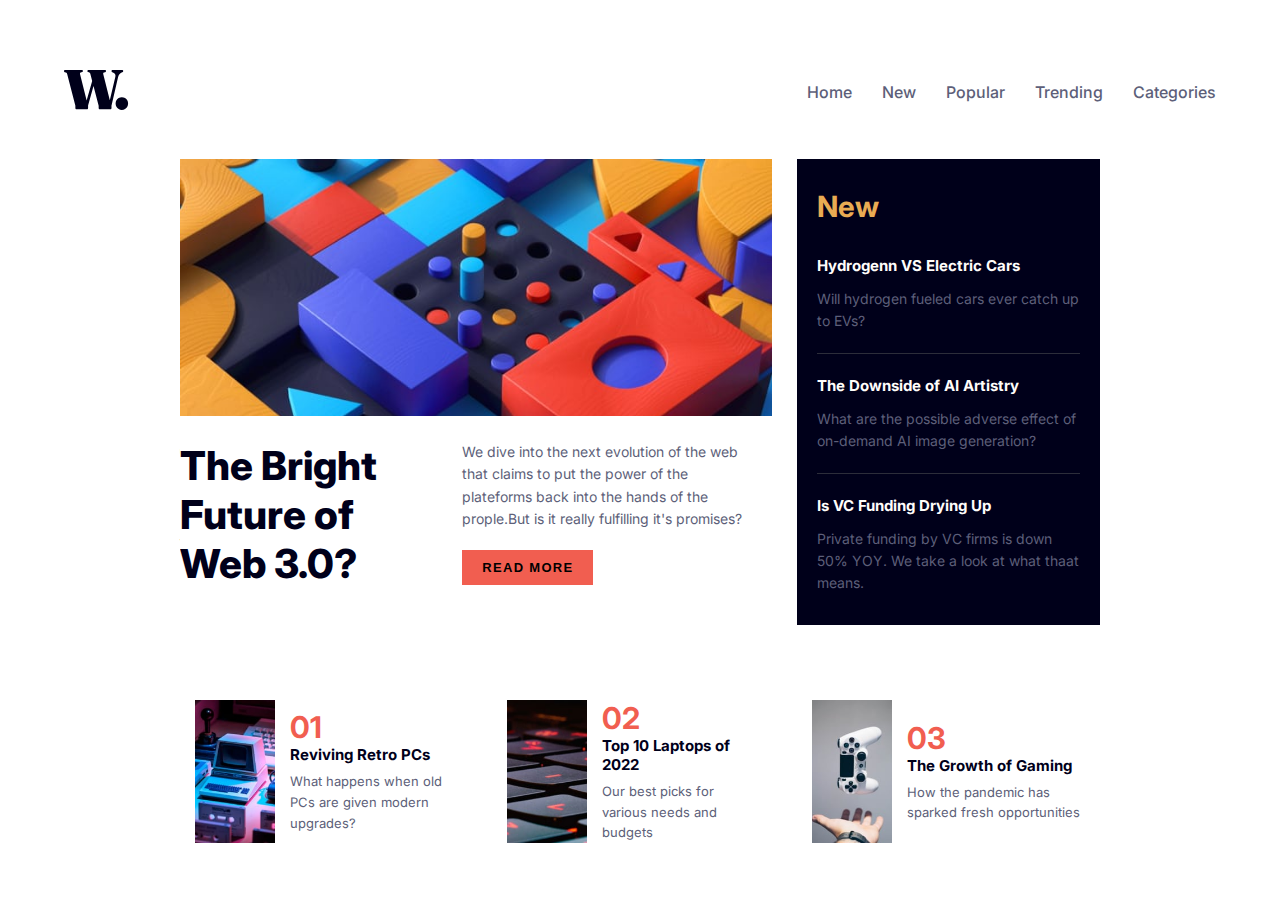
<file: index.html>
<!DOCTYPE html>
<html lang="en">
<head>
    <meta charset="UTF-8">
    <meta name="viewport" content="width=device-width, initial-scale=1.0">
    <title>Blog preview card</title>
    <link rel="stylesheet" href="styles.css">
    <link href="https://fonts.googleapis.com/css2?family=Inter:wght@100;300;400;500;600;700;900&display=swap" rel="stylesheet">
    <link rel="stylesheet" href="responsive.css">
</head>
<body>
    <header>
        <nav>
            <div class="logo">
                <img src="assets/images/logo.svg" alt="logo">
            </div>
    
            <!-- Hamburger Menu -->
            <div class="hamburger-menu" onclick="toggleMenu()">
                &#9776;
            </div>
    
            <!-- Navigation Links -->
            <div class="navigation-links">
                <span class="close-menu" onclick="toggleMenu()">&#10006;</span>
                <ul>
                    <li><a href="#" class="Home">Home</a></li>
                    <li><a href="#" class="New">New</a></li>
                    <li><a href="#" class="Popular">Popular</a></li>
                    <li><a href="#" class="Trending">Trending</a></li>
                    <li><a href="#" class="Categories">Categories</a></li>
                </ul>
            </div>
        </nav>
    </header>
    

    

    <div class="container">
        <div class="hero-image"></div>
        <div class="hero-caption"> 
            <h1>The Bright <br>Future of <br>Web 3.0?</h1>
        </div>
        <div class="hero-caption2">
            <p>We dive into the next evolution of the web that claims to put the power of the plateforms back  into the hands of the prople.But is it really fulfilling it's promises? </p>
        <button>READ MORE</button>
           
        </div>
        <div class="new">
            <h3>New</h3>
            <p class="bigger-text">Hydrogenn VS Electric Cars<p>
            <P>Will hydrogen fueled cars ever catch up to EVs?</P>
            <hr>
            <p class="bigger-text">The Downside of AI Artistry</p>
            <p>What are the possible adverse effect of on-demand AI image generation?</p>
            <hr>
           <p class="bigger-text">Is VC Funding Drying Up</p>
           <p>Private funding by VC firms is down 50% YOY. We take a look at what thaat means.</p>

            
        </div>
       
        <div class="bottom1">
            <img src="assets/images/image-retro-pcs.jpg" alt="Retro PC">
            <div class="text-content">
                <h1>01</h1> 
                <h4>Reviving Retro PCs</h4>
                <p>What happens when old PCs are given modern upgrades?</p>
            </div>
        </div>
        
        <div class="bottom2">
            <img src="assets/images/image-top-laptops.jpg" alt="Laptops">
            <div class="text-content">
                <h1>02</h1>
                <h4>Top 10 Laptops of 2022</h4>
                <p>Our best picks for various needs and budgets</p>
            </div>
        </div>
        
        <div class="bottom3">
            <img src="assets/images/image-gaming-growth.jpg" alt="Gaming">
            <div class="text-content">
                <h1>03</h1>
                <h4>The Growth of Gaming</h4>
                <p>How the pandemic has sparked fresh opportunities</p>
            </div>
        </div>
        
<script src="script.js"></script>
</body>
</html>
</file>
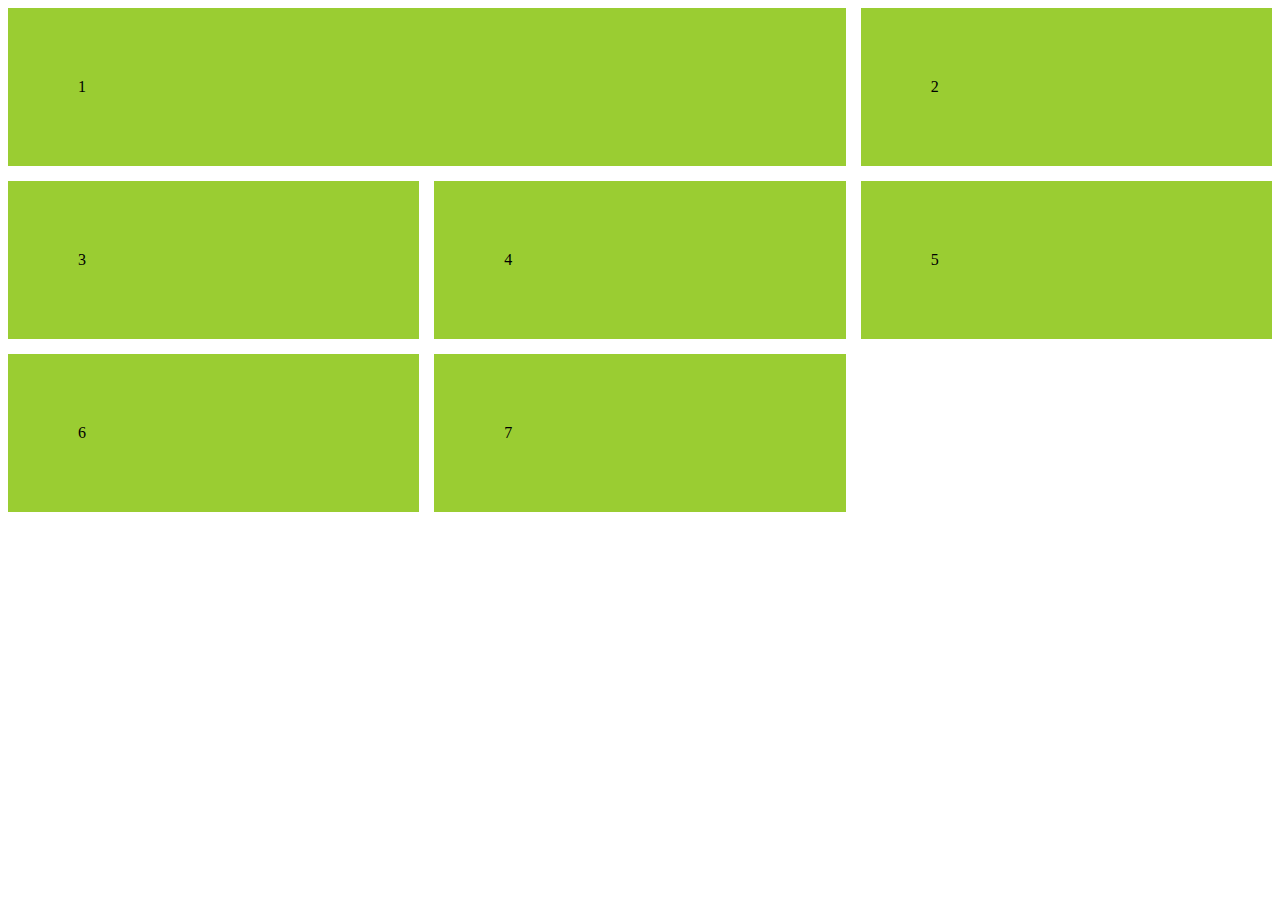
<file: learn.html>
<!DOCTYPE html>
<html lang="en">
<head>
    <meta charset="UTF-8">
    <meta name="viewport" content="width=device-width, initial-scale=1.0">
    <title>Document</title>
</head>
<style>
    .container{
        display: grid;
        grid-template-columns: auto auto auto;
        gap: 15px;
    }
    .box1, .box2, .box3, .box4, .box5, .box6, .box7{
        background-color: yellowgreen;
        padding: 70px;
    }

    .box1{
        grid-column: 1/3;
    }

    @media (max-width: 1024px) { /* Tablet and Mobile Styles */
    .container {
        display: grid;
        grid-template-columns: 1fr; /* Single column layout */
        margin: 20px; /* Add margin to container */
    }

    .box1, .box2, .box3, .box4, .box5, .box6, .box7{
        grid-column: 1/1; /* Hero image takes full width */
        padding: 80px; /* Maintain padding size */
        background-size: cover;
    }
}
</style>
<body>
    <div class="container">
        <div class="box1">1</div>
        <div class="box2">2</div>
        <div class="box3">3</div>
        <div class="box4">4</div>
        <div class="box5">5</div>
        <div class="box6">6</div>
        <div class="box7">7</div>
    </div>
</body>
</html>
</file>
<file: responsive.css>
/* Mobile Styles */
@media (max-width: 768px) {
    .hamburger-menu {
        display: block;
    }

    .navigation-links {
        position: fixed;
        top: 0;
        right: -100%;
        width: 50% ;
        height: 100vh;
        background: white;
        box-shadow: -4px 0px 10px rgba(0, 0, 0, 0.2);
        transition: right 0.3s ease-in-out;
        display: flex;
        flex-direction: column;
        justify-content: center;
       
       
    }

    .navigation-links ul {
        flex-direction: column;
        gap: 20px;
        padding-top: 50px;
       
    }

    .navigation-links.active {
        right: 0;
    }

    /* Close Button */
    .close-menu {
        display: block;
        position: absolute;
        top: 20px;
        right: 20px;
        font-size: 24px;
        cursor: pointer;
    }
}

/* Mobile and Tablet Responsive Styles */
@media (max-width: 1024px) { 
    .container {
        display: grid;
        grid-template-columns: 1fr; 
        margin: 20px; 
    }

    .hero-image {
        grid-column: 1/1;
        padding: 80px; 
        background-size: cover;
    }

    .hero-caption {
        grid-column: 1/1;
        margin-top: 20px; 
       
    }

    .hero-caption2 {
        grid-column: 1/1; 
        margin-top: 20px; 
        margin-left: 1px;
    }

    .new {
        grid-column: 1/1; 
        margin-top: 20px; 
        background-color: hsl(240, 100%, 5%); 
        font-size: 25px; 
        padding: 30px 20px; 
    }

    .bottom1, .bottom2, .bottom3 {
        grid-column: 1/1; 
        display: flex;
        align-items: center; 
        gap: 15px; 
        margin-top: 20px; 
       
    }

    .bottom1 img, .bottom2 img, .bottom3 img {
        width: 100px; 
        height: auto; 
        object-fit: cover; 
    }

    .text-content {
        display: flex;
        flex-direction: column; 
    }

    .bottom1 h1, .bottom2 h1, .bottom3 h1 {
        color: hsl(5, 85%, 63%); 
    }

    .bottom1 h4, .bottom2 h4, .bottom3 h4 {
        color: hsl(240, 100%, 5%); 
        margin-bottom: 7px; 
    }

    .bottom1 p, .bottom2 p, .bottom3 p {
        color: hsl(236, 13%, 42%); 
        font-size: 13px; 
    }
    
}
</file>
<file: styles.css>
/* General Reset */
* {
    margin: 0;
    padding: 0;
    box-sizing: border-box;
}

body {
    font-family: 'Inter', sans-serif;
}


header {
    padding: 20px 5%;
    padding-left: 120px;
    padding-right: 120px;
    margin-top: 50px;
}

/* Navigation bar */
nav {
    display: flex;
    justify-content: space-between;
    align-items: center;
}


.logo img {
    height: 40px; 
}


.navigation-links ul {
    display: flex;
    list-style: none;
    gap: 30px; 
}


.navigation-links ul li a {
    text-decoration: none;
    color: hsl(236, 13%, 42%);
    font-size: 16px;
    font-weight: 500;
}

.navigation-links ul li a:hover {
    color: hsl(5, 85%, 63%);
}



/* Main section */
.container{
    display: grid;
    grid-template-columns: auto auto auto;
  
  margin: 25px 180px;
   gap: 25px;
}


.hero-image{
    grid-column: 1/3;
    padding: 110px;
    background-image: url(assets/images/image-web-3-mobile.jpg);
    background-size:cover;
    background-repeat: no-repeat;
   
}

.new{
    grid-area: 1/3/3/4;
    background-color: hsl(240, 100%, 5%);
    
   font-size: 25px;
   padding: 30px 20px 30px 20px;
}

.new h3{
    color: hsl(35, 77%, 62%);
    margin-bottom: 30px;
}

.new .bigger-text{
    color:  hsl(36, 100%, 99%);
    font-size: 15px;
   font-weight: 700;
    margin-bottom: 10px;
    cursor: pointer;
}

.new .bigger-text:hover{
    color: hsl(35, 77%, 62%) ;
}

.new p{
    color:  hsl(236, 13%, 42%);
    font-size: 14px;
    line-height: 1.6;
}

hr {
    border: none;  
    height: 1px;  
    background-color:hsl(236, 13%, 20%); 
    margin: 20px 0; 
}

.hero-caption h1{
    color: hsl(240, 100%, 5%);
    font-size: 40px;
    font-weight: 800;
    margin-right: -30px;
    
}

.hero-caption2{
     padding-right: 10px;
      margin-left: -30px;   
    
}

.hero-caption2 p{
    color:  hsl(236, 13%, 42%);
    font-size: 14px;
    line-height: 1.6;
}

.hero-caption{
    margin-right: -25px;
}



.hero-caption2 button{
 padding: 10px 20px;
 background-color: hsl(5, 85%, 63%) ;
 font-size: 13px;
 font-weight: 600;
 margin-top: 20px;
 border: none;
 letter-spacing: 0.1em;
}

.hero-caption2 button:hover{
   background-color: hsl(35, 77%, 62%);
   cursor: pointer;
}
.bottom1, .bottom2, .bottom3 {
    display: flex; 
    align-items: stretch; 
    gap: 15px; 
    margin-top: 35px;
    padding: 15px; 
    font-size: 15px;
 
}

.bottom1 img, .bottom2 img, .bottom3 img {
    width: 80px;
    height: 100%; 
    object-fit: cover; 
 
}

.text-content {
    display: flex;
    flex-direction: column;
    justify-content: center;
}

.bottom1 h1{
    color:hsl(5, 85%, 63%) ;
    
}

.bottom1 h4{
    color:  hsl(240, 100%, 5%);
    margin-bottom: 7px;
    cursor: pointer;
}

.bottom1 h4:hover{
    color:  hsl(5, 85%, 63%);
}

.bottom1 p{
  color:hsl(236, 13%, 42%) ;
  font-size: 13px;
  line-height: 1.6;
}
.bottom2 h1{
    color:hsl(5, 85%, 63%) ;
    
}

.bottom2 h4{
    color:  hsl(240, 100%, 5%);
    margin-bottom: 7px;
    cursor: pointer;
}

.bottom2 h4:hover{
    color:  hsl(5, 85%, 63%);
}

.bottom2 p{
  color:hsl(236, 13%, 42%) ;
  font-size: 13px;
  line-height: 1.6;
}
.bottom3 h1{
    color:hsl(5, 85%, 63%) ;
    
}

.bottom3 h4{
    color:  hsl(240, 100%, 5%);
    margin-bottom: 7px;
    cursor: pointer;
}

.bottom3 h4:hover{
    color:  hsl(5, 85%, 63%);
}

.bottom3 p{
  color:hsl(236, 13%, 42%) ;
  font-size: 13px;
  line-height: 1.6;
}

.hamburger-menu{
    display: none;
}








header {
    padding: 20px 5%;
    background-color: white;
}

nav {
    display: flex;
    justify-content: space-between;
    align-items: center;
}


.logo img {
    height: 40px;
}

/* Hamburger Menu */
.hamburger-menu {
    display: none;
    font-size: 24px;
    cursor: pointer;
}

.close-menu {
    display:none;
}

/* Navigation Links */
.navigation-links {
    display: flex;
    align-items: center;
}

.navigation-links ul {
    display: flex;
    list-style: none;
    gap: 30px;
}

.navigation-links ul li a {
    text-decoration: none;
    color: hsl(236, 13%, 42%);
    font-size: 16px;
    font-weight: 500;
}


.navigation-links ul li a:hover {
    color: hsl(5, 85%, 63%);
}

/* Mobile Styles */
@media (max-width: 768px) {
    .hamburger-menu {
        display: block;
    }

    .navigation-links {
        position: fixed;
        top: 0;
        right: -100%;
        width: 60%;
        height: 100vh;
        background: white;
        box-shadow: -4px 0px 10px rgba(0, 0, 0, 0.2);
        transition: right 0.3s ease-in-out;
        display: flex;
        flex-direction: column;
        justify-content: center;
        padding-left: 20px;
    }

    .navigation-links ul {
        flex-direction: column;
        gap: 20px;
        padding-top: 50px;
    }

    .navigation-links.active {
        right: 0;
    }

    /* Close Button */
    .close-menu {
        display: block;
        position: absolute;
        top: 20px;
        right: 20px;
        font-size: 24px;
        cursor: pointer;
    }
}
</file>
